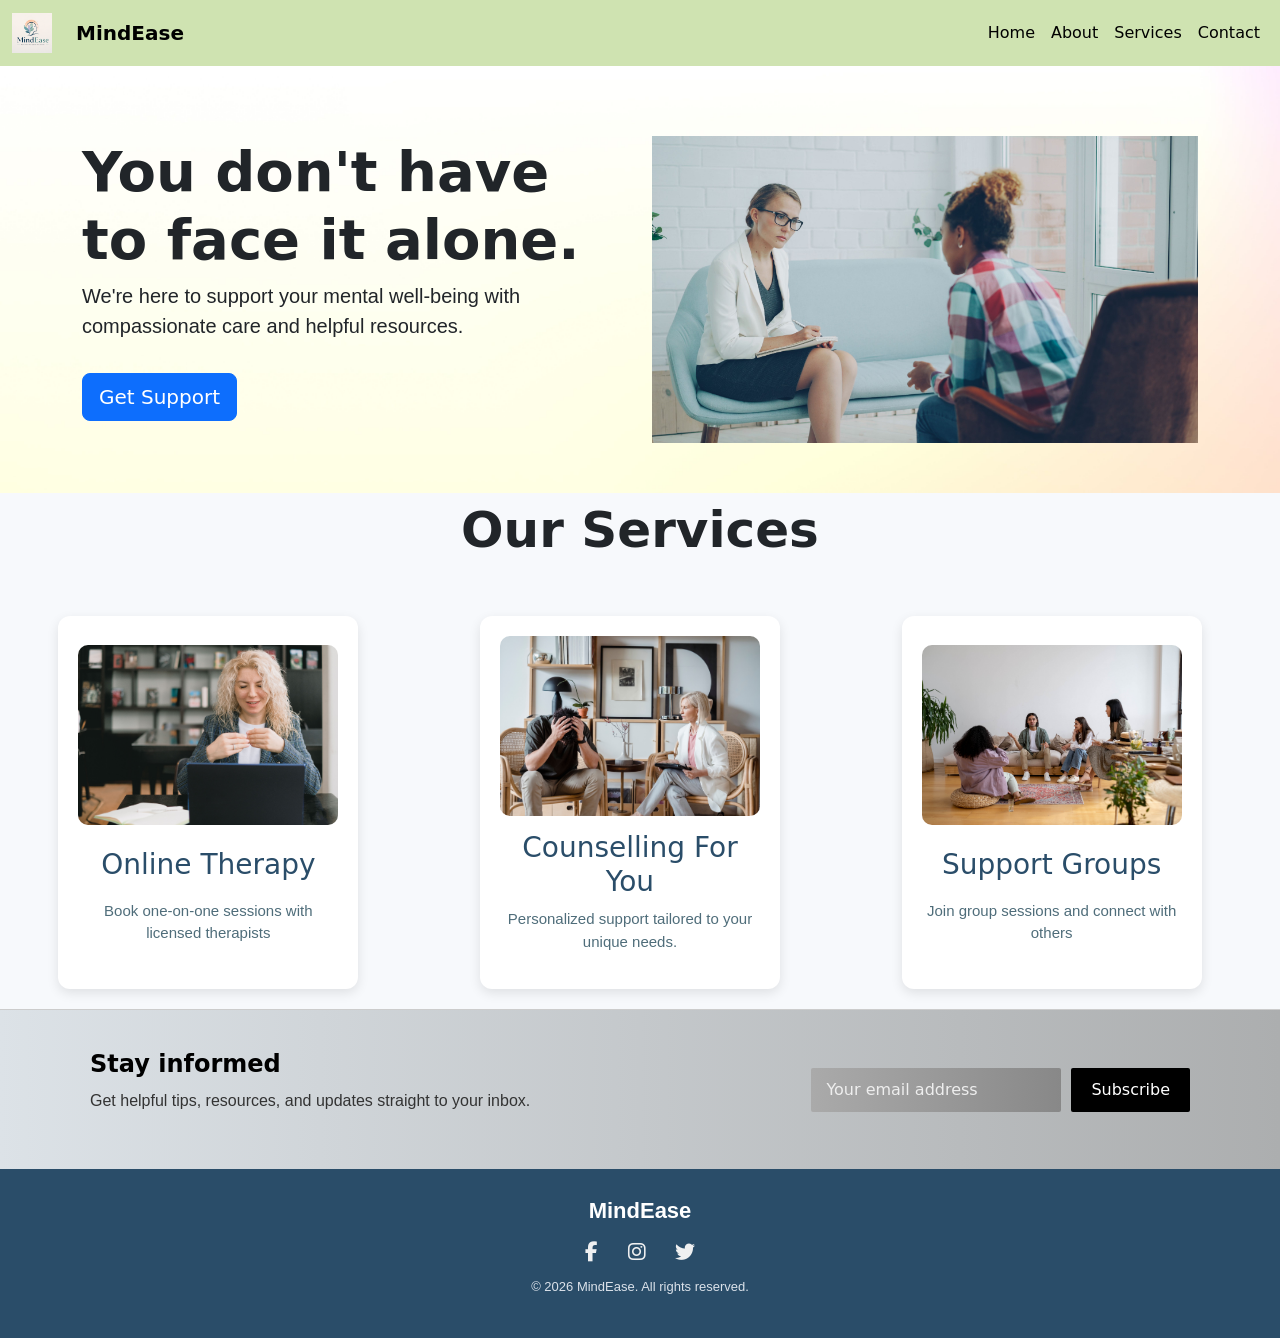
<file: index.html>
<!DOCTYPE html>
<html lang="en">
<head>
    <meta charset="UTF-8">
    <meta name="viewport" content="width=device-width, initial-scale=1.0">
    <link href="https://cdn.jsdelivr.net/npm/bootstrap@5.3.8/dist/css/bootstrap.min.css" rel="stylesheet">
    <link rel="stylesheet" href="https://cdnjs.cloudflare.com/ajax/libs/font-awesome/6.5.0/css/all.min.css">

    <title>Mind Ease</title>
</head>
<body>
    <!--Navigation Bar-->
 <nav class="navbar navbar-expand-lg  custom-navbar">
  <div class="container-fluid">
    <a class="navbar-brand d-flex align-items-center" href="#">
        <link rel="stylesheet" href="assets/css/style.css">
      <img src="assets\images\logomind.png" alt="MindEase Logo" width="40" height="40" class="me-2">
      
    </a>
    
    <a class="navbar-brand" href="#"><strong>MindEase</strong></a>
    <button class="navbar-toggler" type="button" data-bs-toggle="collapse" data-bs-target="#navbarNavAltMarkup" aria-controls="navbarNavAltMarkup" aria-expanded="false" aria-label="Toggle navigation">
      <span class="navbar-toggler-icon"></span>
    </button>
    <div class="collapse navbar-collapse" id="navbarNavAltMarkup">
      <div class="navbar-nav ms-auto">
        <a class="nav-link active" aria-current="page" href="index.html">Home</a>
        <a class="nav-link" href="About.html">About</a>
        <a class="nav-link" href="service.html">Services</a>
        <a class="nav-link" href="contact.html">Contact</a>
      </div>
    </div>
  </div>
</nav>
    <!--Hero Section-->
<section class="hero-section d-flex align-items-center">
  <div class="container">
    <div class="row align-items-center">

      <div class="col-md-6" >
        <h1 class="display-4 fw-bold" style="justify-content: left;" >You don't have to face it alone.</h1>
        <p class="lead" style="justify-content: left;">We're here to support your mental well-being with compassionate care and helpful resources.</p>
      <a href="assets/images/support.html" class="btn btn-primary btn-lg mt-3">Get Support</a>

        
      </div>

      <div class="col-md-6 text-center">
        <img src="assets\images\Hero.jpg" alt="MindEase Hero" class="img-fluid" width="1500" height="1200" style="padding-top: 20px;" style="margin-left:10px">
      </div>

    </div>
  </div>
</section>
<!--Services Section-->
<section class="services-section">
 <div class="services-container1"><strong>Our Services</strong> </div>
 <br>
 <br>
  
  <div class="services-container">

    <div class="service-box">
      <img src="assets/images/online.jpg" alt="Counselling">
      <h3>Online Therapy</h3>
      <p>Book one-on-one sessions with licensed therapists</p>
    </div>

    <div class="service-box">
      <img src="assets/images/pers.jpg" alt="Therapy Sessions">
      <h3>Counselling For You</h3>
      <p>Personalized support tailored to your unique needs.
</p>
    </div>

    <div class="service-box">
      <img src="assets/images/couns.jpg" alt="Self Help">
      <h3>Support Groups</h3>
      <p>Join group sessions and connect with others</p>
    </div>

  </div>
</section>
<!--Subscribe Section-->
<!-- SUBSCRIBE SECTION -->
    <section class="subscribe-section">
        <div class="subscribe-container">
            <div class="subscribe-text">
                <h2><strong>Stay informed</strong></h2>
                <p>Get helpful tips, resources, and updates straight to your inbox.</p>
            </div>

            <form class="subscribe-form" action="subscribe.html" method="GET">
                <input type="email" placeholder="Your email address" required>
                <button type="submit">Subscribe</button>
            </form>
        </div>
    </section>

<!--Footer Section-->
<footer class="footer">
  <p class="footer-title">MindEase</p>

  <div class="footer-social">
    <a href="https://www.facebook.com" class="social-link"><i class="fa-brands fa-facebook-f"></i></a>
    <a href="https://www.instagram.com" class="social-link"><i class="fa-brands fa-instagram"></i></a>
    <a href="https://www.twitter.com" class="social-link"><i class="fa-brands fa-twitter"></i></a>
  </div>

  <p class="footer-copy">© 2026 MindEase. All rights reserved.</p>
</footer>





    <script src="https://cdn.jsdelivr.net/npm/bootstrap@5.3.8/dist/js/bootstrap.bundle.min.js"></script>
</body>
</html>
</file>
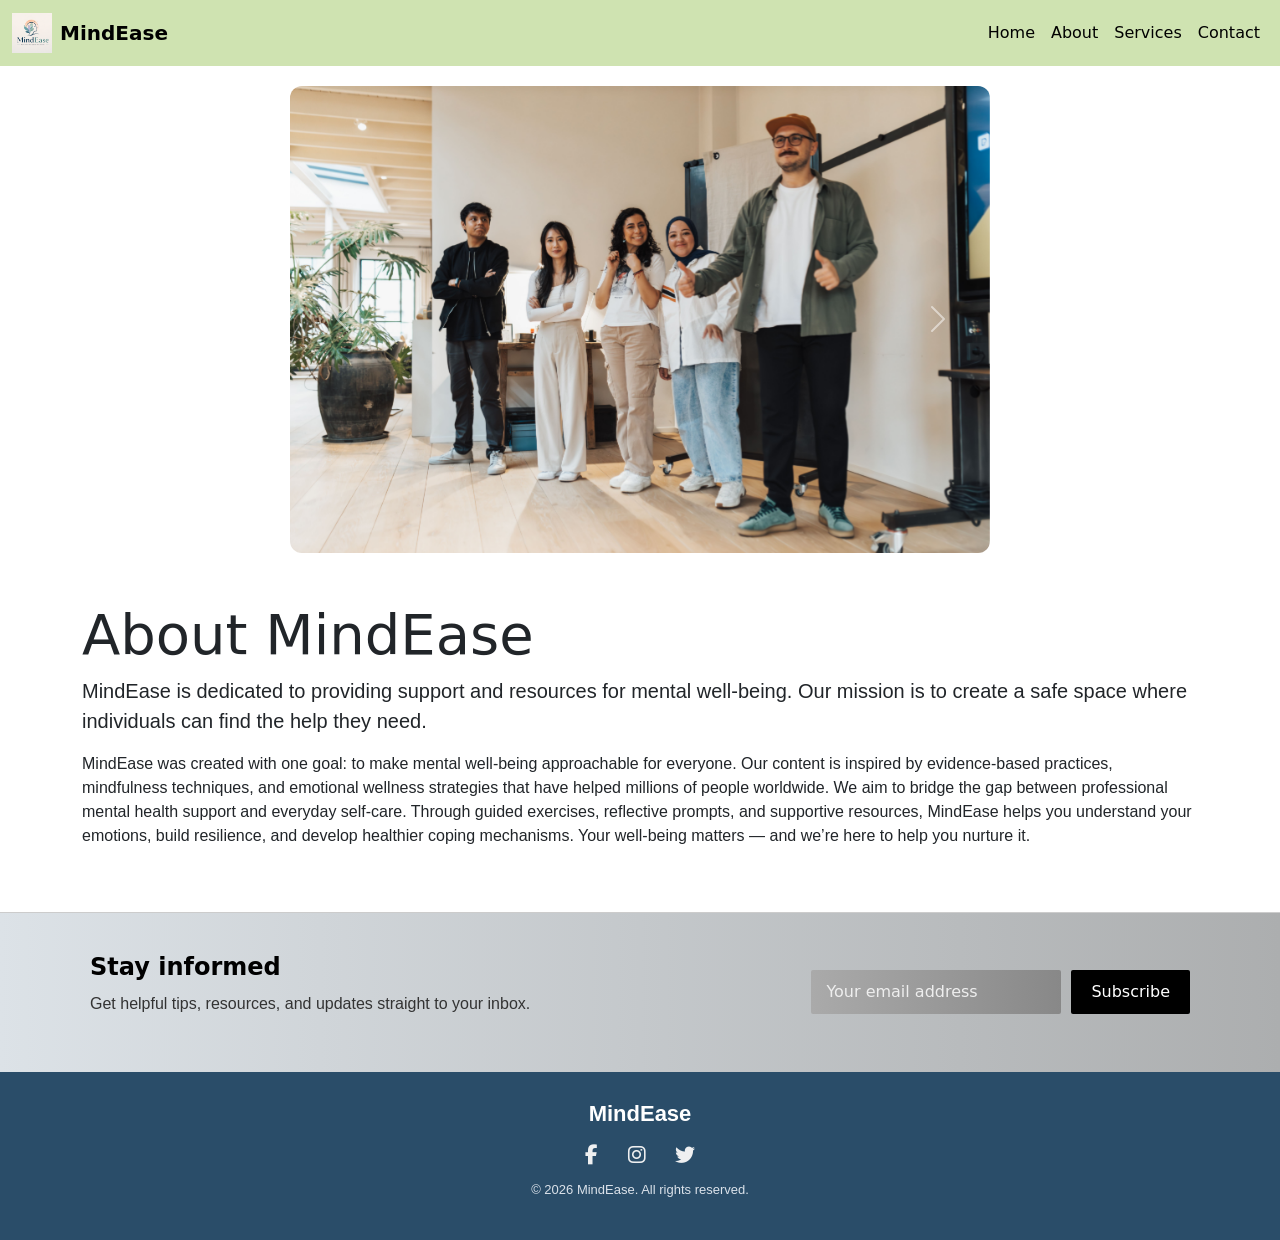
<file: About.html>
<!DOCTYPE html>
<html lang="en">

<head>
    <meta charset="UTF-8">
    <meta name="viewport" content="width=device-width, initial-scale=1.0">

    <!-- Bootstrap -->
    <link href="https://cdn.jsdelivr.net/npm/bootstrap@5.3.8/dist/css/bootstrap.min.css" rel="stylesheet">

    <!-- Font Awesome -->
    <link rel="stylesheet" href="https://cdnjs.cloudflare.com/ajax/libs/font-awesome/6.5.0/css/all.min.css">

    <!-- Your CSS -->
    <link rel="stylesheet" href="assets/css/style.css">

    <title>Mind Ease</title>
</head>

<body>

    <!-- NAVBAR -->
    <nav class="navbar navbar-expand-lg custom-navbar">
        <div class="container-fluid">

            <a class="navbar-brand d-flex align-items-center" href="index.html">
                <img src="assets/images/logomind.png" alt="MindEase Logo" width="40" height="40" class="me-2">
                <strong>MindEase</strong>
            </a>

            <button class="navbar-toggler" type="button" data-bs-toggle="collapse" data-bs-target="#navbarNavAltMarkup">
                <span class="navbar-toggler-icon"></span>
            </button>

            <div class="collapse navbar-collapse" id="navbarNavAltMarkup">
                <div class="navbar-nav ms-auto">
                    <a class="nav-link" href="index.html">Home</a>
                    <a class="nav-link active" href="About.html">About</a>
                    <a class="nav-link" href="service.html">Services</a>
                    <a class="nav-link" href="contact.html">Contact</a>
                </div>
            </div>

        </div>
    </nav>

    <!-- CAROUSEL -->

    <div id="aboutCarousel" class="carousel slide" data-bs-ride="carousel">
        <div class="carousel-inner">

            <div class="carousel-item active">
                <img src="assets/images/car1.jpg" class="d-block w-100" alt="MindEase Image 1">
            </div>

            

            <div class="carousel-item">
                <img src="assets/images/car3.jpg" class="d-block w-100" alt="MindEase Image 3">
            </div>

        </div>
        <!-- ABOUT SECTION -->

        <button class="carousel-control-prev" type="button" data-bs-target="#aboutCarousel" data-bs-slide="prev">
            <span class="carousel-control-prev-icon"></span>
        </button>

        <button class="carousel-control-next" type="button" data-bs-target="#aboutCarousel" data-bs-slide="next">
            <span class="carousel-control-next-icon"></span>
        </button>
    </div>
    <section class="about-section py-5">
        <div class="container">
            <h1 class="display-4 ">About MindEase</h1>
            <p class="lead">MindEase is dedicated to providing support and resources for mental well-being. Our mission
                is to create a safe space where individuals can find the help they need.</p>
            <p>MindEase was created with one goal: to make mental well‑being approachable for everyone.
                Our content is inspired by evidence‑based practices, mindfulness techniques, and emotional wellness
                strategies that have helped millions of people worldwide.

                We aim to bridge the gap between professional mental health support and everyday self‑care. Through
                guided exercises, reflective prompts, and supportive resources, MindEase helps you understand your
                emotions, build resilience, and develop healthier coping mechanisms.

                Your well‑being matters — and we’re here to help you nurture it.</p>
        </div>



    </section>


    <!-- SUBSCRIBE SECTION -->
    <section class="subscribe-section">
        <div class="subscribe-container">
            <div class="subscribe-text">
                <h2><strong>Stay informed</strong></h2>
                <p>Get helpful tips, resources, and updates straight to your inbox.</p>
            </div>

            <form class="subscribe-form" action="subscribe.html" method="GET">
                <input type="email" placeholder="Your email address" required>
                <button type="submit">Subscribe</button>
            </form>
        </div>
    </section>


    <!-- FOOTER -->
    <footer class="footer">
        <p class="footer-title">MindEase</p>

        <div class="footer-social">
            <a href="https://www.facebook.com" class="social-link"><i class="fa-brands fa-facebook-f"></i></a>
            <a href="https://www.instagram.com" class="social-link"><i class="fa-brands fa-instagram"></i></a>
            <a href="https://www.twitter.com" class="social-link"><i class="fa-brands fa-twitter"></i></a>
        </div>

        <p class="footer-copy">© 2026 MindEase. All rights reserved.</p>
    </footer>


    <!-- Bootstrap JS -->
    <script src="https://cdn.jsdelivr.net/npm/bootstrap@5.3.8/dist/js/bootstrap.bundle.min.js"></script>

</body>

</html>
</file>
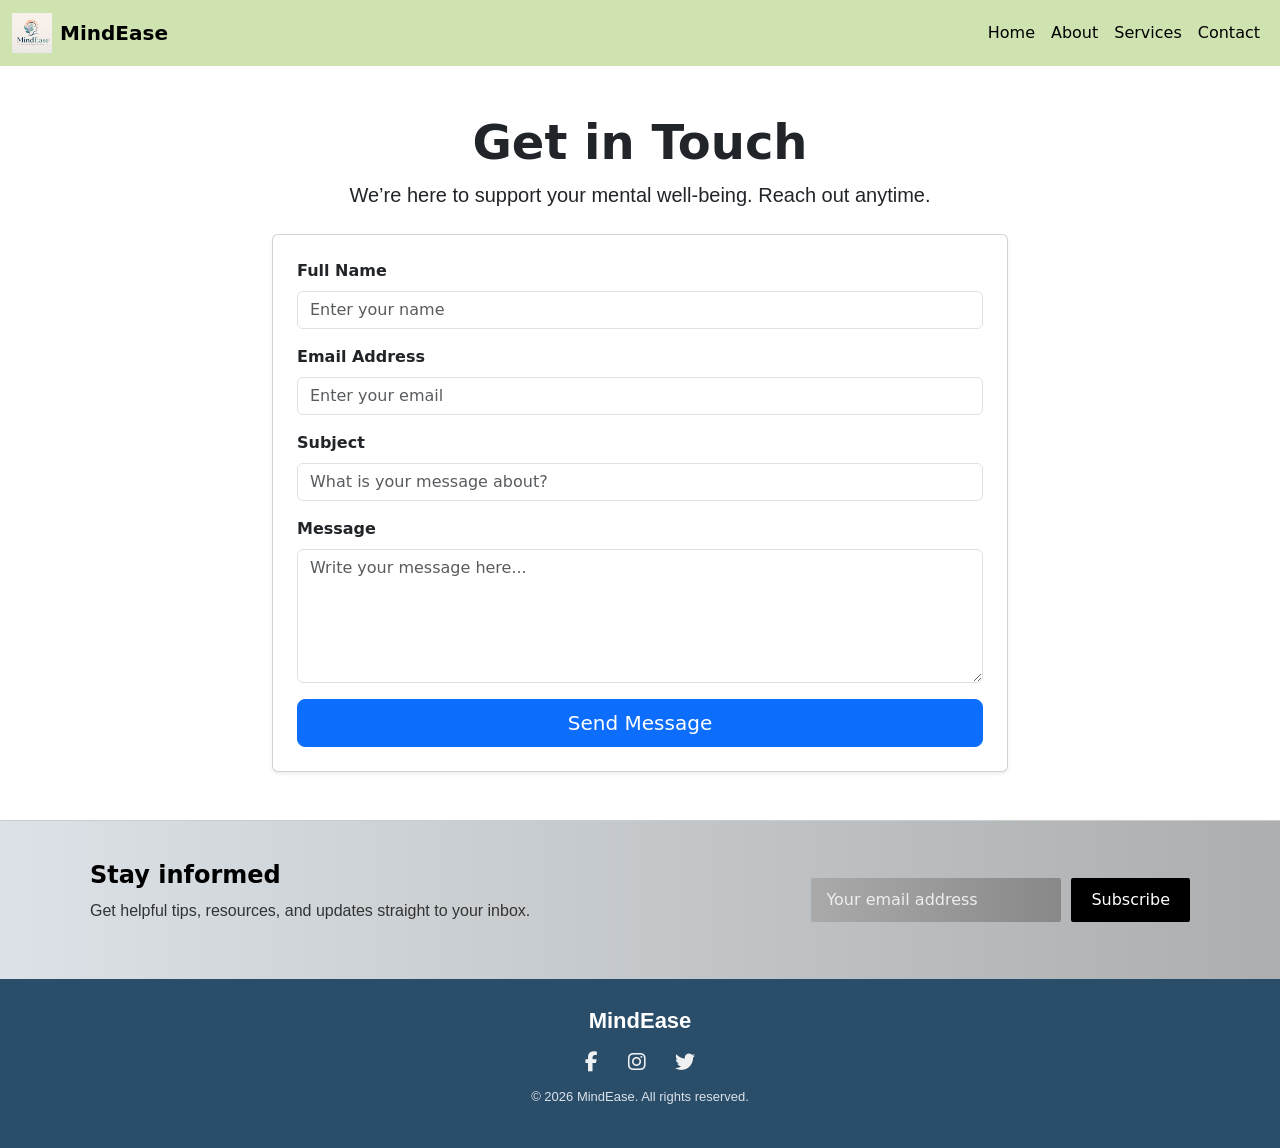
<file: contact.html>
<!DOCTYPE html>
<html lang="en">

<head>
    <meta charset="UTF-8">
    <meta name="viewport" content="width=device-width, initial-scale=1.0">

    <!-- Bootstrap -->
    <link href="https://cdn.jsdelivr.net/npm/bootstrap@5.3.8/dist/css/bootstrap.min.css" rel="stylesheet">

    <!-- Font Awesome -->
    <link rel="stylesheet" href="https://cdnjs.cloudflare.com/ajax/libs/font-awesome/6.5.0/css/all.min.css">

    <!-- Your CSS -->
    <link rel="stylesheet" href="assets/css/style.css">

    <title>MindEase – Contact Us</title>
</head>

<body>

    <!-- NAVBAR -->
    <nav class="navbar navbar-expand-lg custom-navbar">
        <div class="container-fluid">

            <a class="navbar-brand d-flex align-items-center" href="index.html">
                <img src="assets/images/logomind.png" alt="MindEase Logo" width="40" height="40" class="me-2">
                <strong>MindEase</strong>
            </a>

            <button class="navbar-toggler" type="button" data-bs-toggle="collapse" data-bs-target="#navbarNavAltMarkup">
                <span class="navbar-toggler-icon"></span>
            </button>

            <div class="collapse navbar-collapse" id="navbarNavAltMarkup">
                <div class="navbar-nav ms-auto">
                    <a class="nav-link" href="index.html">Home</a>
                    <a class="nav-link" href="About.html">About</a>
                    <a class="nav-link" href="service.html">Services</a>
                    <a class="nav-link active" href="contact.html">Contact</a>
                </div>
            </div>

        </div>
    </nav>


    <!-- CONTACT FORM SECTION -->
    <section class="py-5">
        <div class="container">

            <div class="text-center mb-4">
                <h1 class="display-5 fw-bold">Get in Touch</h1>
                <p class="lead">We’re here to support your mental well-being. Reach out anytime.</p>
            </div>

            <div class="row justify-content-center">
                <div class="col-md-8">

                    <div class="card shadow-sm p-4">
                        <form action="contactsubmit.html" method="GET">

                            <div class="mb-3">
                                <label class="form-label fw-semibold">Full Name</label>
                                <input type="text" class="form-control" placeholder="Enter your name" required>
                            </div>

                            <div class="mb-3">
                                <label class="form-label fw-semibold">Email Address</label>
                                <input type="email" class="form-control" placeholder="Enter your email" required>
                            </div>

                            <div class="mb-3">
                                <label class="form-label fw-semibold">Subject</label>
                                <input type="text" class="form-control" placeholder="What is your message about?"
                                    required>
                            </div>

                            <div class="mb-3">
                                <label class="form-label fw-semibold">Message</label>
                                <textarea class="form-control" rows="5" placeholder="Write your message here..."
                                    required></textarea>
                            </div>

                            <button type="submit" class="btn btn-primary btn-lg w-100">Send Message</button>

                        </form>
                    </div>

                </div>
            </div>

        </div>
    </section>


    <!-- SUBSCRIBE SECTION -->
    <section class="subscribe-section">
        <div class="subscribe-container">
            <div class="subscribe-text">
                <h2><strong>Stay informed</strong></h2>
                <p>Get helpful tips, resources, and updates straight to your inbox.</p>
            </div>

            <form class="subscribe-form" action="subscribe.html" method="GET">
                <input type="email" placeholder="Your email address" required>
                <button type="submit">Subscribe</button>
            </form>
        </div>
    </section>


    <!-- FOOTER -->
    <footer class="footer">
        <p class="footer-title">MindEase</p>

        <div class="footer-social">
            <a href="https://www.facebook.com" class="social-link"><i class="fa-brands fa-facebook-f"></i></a>
            <a href="https://www.instagram.com" class="social-link"><i class="fa-brands fa-instagram"></i></a>
            <a href="https://www.twitter.com" class="social-link"><i class="fa-brands fa-twitter"></i></a>
        </div>

        <p class="footer-copy">© 2026 MindEase. All rights reserved.</p>
    </footer>


    <!-- Bootstrap JS -->
    <script src="https://cdn.jsdelivr.net/npm/bootstrap@5.3.8/dist/js/bootstrap.bundle.min.js"></script>

</body>

</html>
</file>
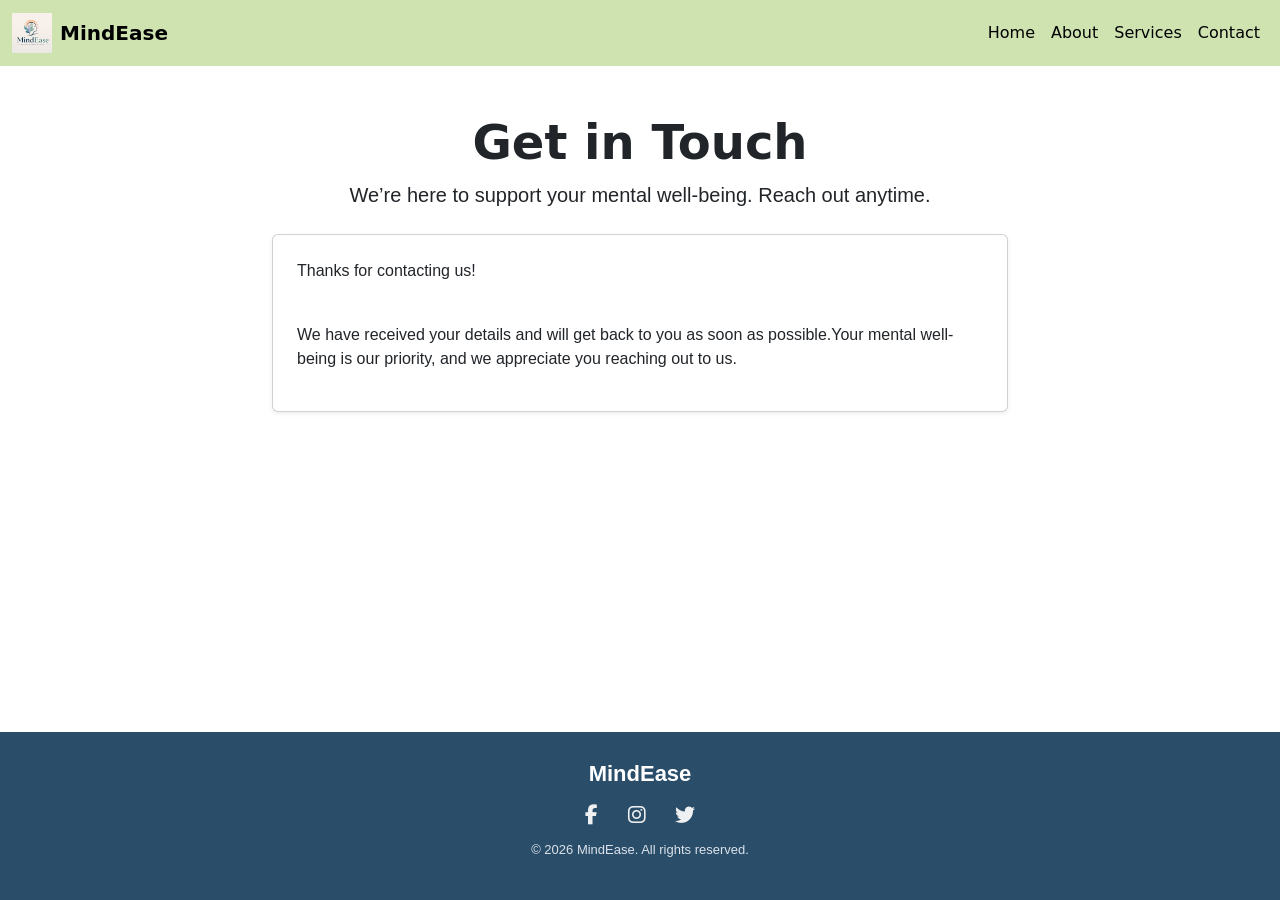
<file: contactsubmit.html>
<!DOCTYPE html>
<html lang="en">

<head>
    <meta charset="UTF-8">
    <meta name="viewport" content="width=device-width, initial-scale=1.0">

    <!-- Bootstrap -->
    <link href="https://cdn.jsdelivr.net/npm/bootstrap@5.3.8/dist/css/bootstrap.min.css" rel="stylesheet">

    <!-- Font Awesome -->
    <link rel="stylesheet" href="https://cdnjs.cloudflare.com/ajax/libs/font-awesome/6.5.0/css/all.min.css">

    <!-- Your CSS -->
    <link rel="stylesheet" href="assets/css/style.css">

    <title>MindEase – Contact Us</title>

    <style>
        html,
        body {
            height: 100%;
        }

        body {
            display: flex;
            flex-direction: column;
        }

        footer {
            margin-top: auto;
        }
    </style>
</head>

<body>

    <!-- NAVBAR -->
    <nav class="navbar navbar-expand-lg navbar-light custom-navbar">
        <div class="container-fluid">

            <a class="navbar-brand d-flex align-items-center" href="index.html">
                <img src="assets/images/logomind.png" alt="MindEase Logo" width="40" height="40" class="me-2">
                <strong>MindEase</strong>
            </a>

            <button class="navbar-toggler" type="button" data-bs-toggle="collapse" data-bs-target="#navbarNavAltMarkup">
                <span class="navbar-toggler-icon"></span>
            </button>

            <div class="collapse navbar-collapse" id="navbarNavAltMarkup">
                <div class="navbar-nav ms-auto">
                    <a class="nav-link" href="index.html">Home</a>
                    <a class="nav-link" href="About.html">About</a>
                    <a class="nav-link" href="service.html">Services</a>
                    <a class="nav-link active" href="contact.html">Contact</a>
                </div>
            </div>

        </div>
    </nav>


    <!-- CONTACT FORM SECTION -->
     <section class="py-5">
        <div class="container">

            <div class="text-center mb-4">
                <h1 class="display-5 fw-bold">Get in Touch</h1>
                <p class="lead">We’re here to support your mental well-being. Reach out anytime.</p>
            </div>

            <div class="row justify-content-center">
                <div class="col-md-8">

                    <div class="card shadow-sm p-4">
                        <form>

    <div>

        <p>Thanks for contacting us!</p>
        <br>
        <p>We have received your details and will get back to you as soon as possible.Your mental well-being is our
            priority, and we appreciate you reaching out to us.</p>
    </div>
</form>
</div>
</div>
</div>
    </div>
</section>
<!-- FOOTER -->
    <footer class="footer">
        <p class="footer-title">MindEase</p>

        <div class="footer-social">
            <a href="https://www.facebook.com" class="social-link"><i class="fa-brands fa-facebook-f"></i></a>
            <a href="https://www.instagram.com" class="social-link"><i class="fa-brands fa-instagram"></i></a>
            <a href="https://www.twitter.com" class="social-link"><i class="fa-brands fa-twitter"></i></a>
        </div>

        <p class="footer-copy">© 2026 MindEase. All rights reserved.</p>
    </footer>


   


    <!-- Bootstrap JS -->
    <script src="https://cdn.jsdelivr.net/npm/bootstrap@5.3.8/dist/js/bootstrap.bundle.min.js"></script>

</body>

</html>
</file>
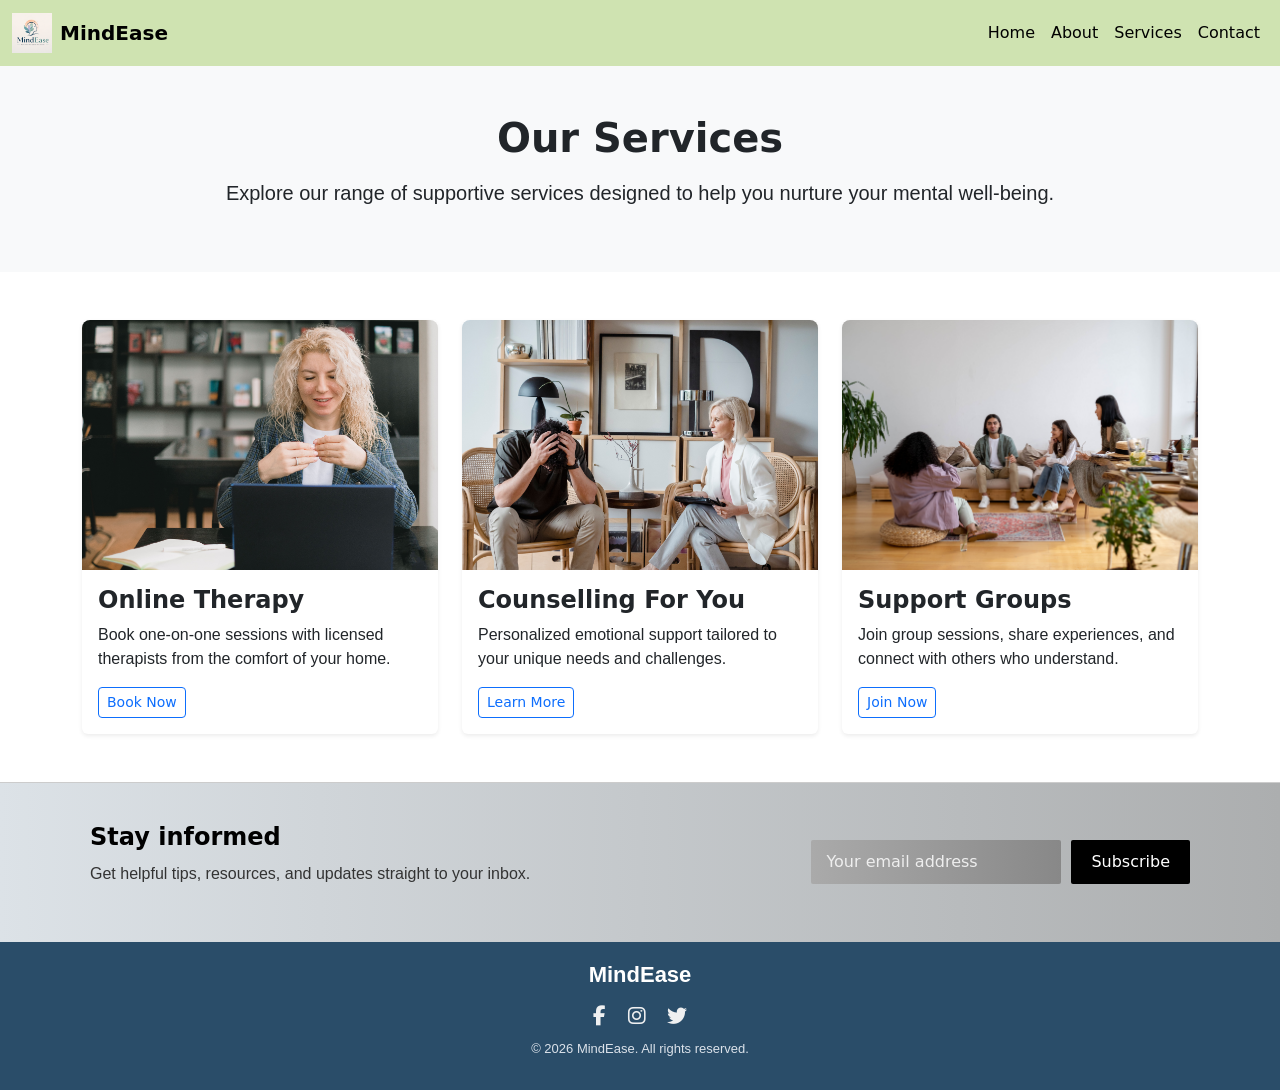
<file: service.html>
<!DOCTYPE html>
<html lang="en">
<head>
  <meta charset="UTF-8">
  <meta name="viewport" content="width=device-width, initial-scale=1.0">

  <!-- Bootstrap -->
  <link href="https://cdn.jsdelivr.net/npm/bootstrap@5.3.8/dist/css/bootstrap.min.css" rel="stylesheet">

  <!-- Font Awesome -->
  <link rel="stylesheet" href="https://cdnjs.cloudflare.com/ajax/libs/font-awesome/6.5.0/css/all.min.css">

  <!-- Your CSS -->
  <link rel="stylesheet" href="assets/css/style.css">

  <title>MindEase – Services</title>

  <style>
    html, body {
      height: 100%;
    }
    body {
      display: flex;
      flex-direction: column;
    }
    footer {
      margin-top: auto;
    }
  </style>
</head>
<body>

<!-- NAVBAR -->
<nav class="navbar navbar-expand-lg navbar-light custom-navbar">
  <div class="container-fluid">
    <a class="navbar-brand d-flex align-items-center" href="index.html">
      <img src="assets/images/logomind.png" alt="MindEase Logo" width="40" height="40" class="me-2">
      <strong>MindEase</strong>
    </a>

    <button class="navbar-toggler" type="button" data-bs-toggle="collapse" data-bs-target="#navbarNavAltMarkup">
      <span class="navbar-toggler-icon"></span>
    </button>

    <div class="collapse navbar-collapse" id="navbarNavAltMarkup">
      <div class="navbar-nav ms-auto">
        <a class="nav-link" href="index.html">Home</a>
        <a class="nav-link" href="About.html">About</a>
        <a class="nav-link active" href="service.html">Services</a>
        <a class="nav-link" href="contact.html">Contact</a>
      </div>
    </div>
  </div>
</nav>

<!-- HERO SECTION -->
<section class="text-center py-5 bg-light">
  <div class="container">
    <h1 class="fw-bold mb-3">Our Services</h1>
    <p class="lead">Explore our range of supportive services designed to help you nurture your mental well-being.</p>
  </div>
</section>

<!-- SERVICES GRID -->
<section class="py-5">
  <div class="container">
    <div class="row g-4">

      <!-- Service 1 -->
      <div class="col-12 col-md-6 col-lg-4">
        <div class="card service-card shadow-sm border-0 h-100">
          <img src="assets/images/online.jpg" class="card-img-top" alt="Online Therapy">
          <div class="card-body">
            <h4 class="fw-semibold mb-2">Online Therapy</h4>
            <p>Book one-on-one sessions with licensed therapists from the comfort of your home.</p>
            <a href="contact.html" class="btn btn-outline-primary btn-sm">Book Now</a>
          </div>
        </div>
      </div>

      <!-- Service 2 -->
      <div class="col-12 col-md-6 col-lg-4">
        <div class="card service-card shadow-sm border-0 h-100">
          <img src="assets/images/pers.jpg" class="card-img-top" alt="Personal Counselling">
          <div class="card-body">
            <h4 class="fw-semibold mb-2">Counselling For You</h4>
            <p>Personalized emotional support tailored to your unique needs and challenges.</p>
            <a href="contact.html" class="btn btn-outline-primary btn-sm">Learn More</a>
          </div>
        </div>
      </div>

      <!-- Service 3 -->
      <div class="col-12 col-md-6 col-lg-4">
        <div class="card service-card shadow-sm border-0 h-100">
          <img src="assets/images/couns.jpg" class="card-img-top" alt="Support Groups">
          <div class="card-body">
            <h4 class="fw-semibold mb-2">Support Groups</h4>
            <p>Join group sessions, share experiences, and connect with others who understand.</p>
            <a href="contact.html" class="btn btn-outline-primary btn-sm">Join Now</a>
          </div>
        </div>
      </div>

    </div>
  </div>
</section>

<!-- SUBSCRIBE SECTION -->
<section class="subscribe-section">
  <div class="subscribe-container">
    <div class="subscribe-text">
      <h2><strong>Stay informed</strong></h2>
      <p>Get helpful tips, resources, and updates straight to your inbox.</p>
    </div>

    <form class="subscribe-form" action="subscribe.html" method="GET">
      <input type="email" name="email" placeholder="Your email address" required>
      <button type="submit">Subscribe</button>
    </form>
  </div>
</section>

<!-- FOOTER -->
<footer class="footer text-center py-3">
  <p class="footer-title fw-bold">MindEase</p>
  <div class="footer-social mb-2">
    <a href="https://www.facebook.com" class="social-link mx-2"><i class="fa-brands fa-facebook-f"></i></a>
    <a href="https://www.instagram.com" class="social-link mx-2"><i class="fa-brands fa-instagram"></i></a>
    <a href="https://www.twitter.com" class="social-link mx-2"><i class="fa-brands fa-twitter"></i></a>
  </div>
  <p class="footer-copy">© 2026 MindEase. All rights reserved.</p>
</footer>

<!-- Bootstrap JS -->
<script src="https://cdn.jsdelivr.net/npm/bootstrap@5.3.8/dist/js/bootstrap.bundle.min.js"></script>

</body>
</html>
</file>
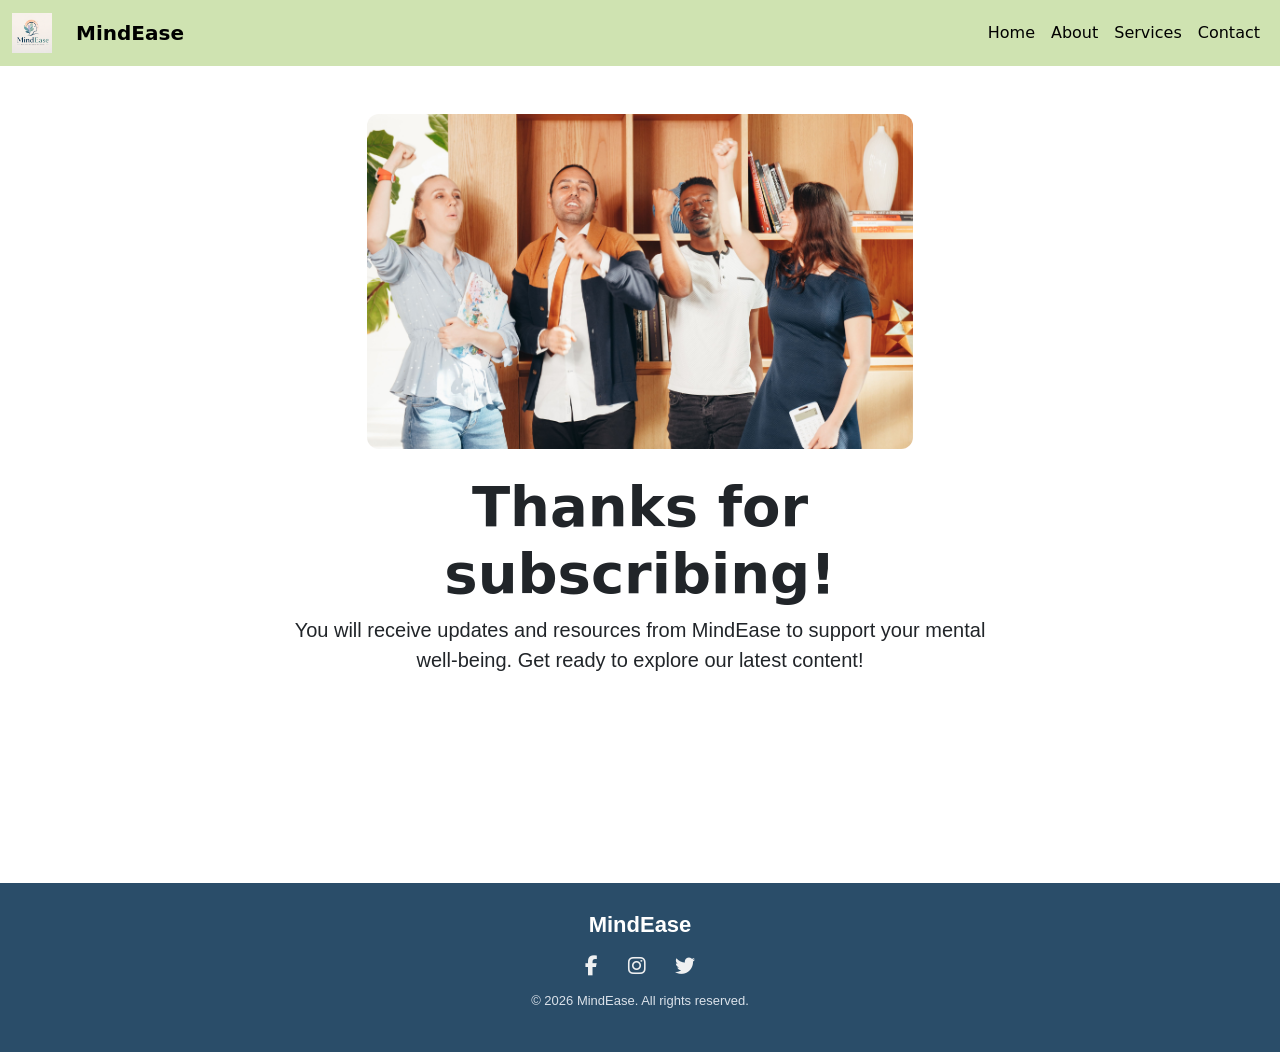
<file: subscribe.html>
<!DOCTYPE html>
<html lang="en">

<head>
    <meta charset="UTF-8">
    <meta name="viewport" content="width=device-width, initial-scale=1.0">
    <link href="https://cdn.jsdelivr.net/npm/bootstrap@5.3.8/dist/css/bootstrap.min.css" rel="stylesheet">
    <link rel="stylesheet" href="https://cdnjs.cloudflare.com/ajax/libs/font-awesome/6.5.0/css/all.min.css">

    <title>Mind Ease</title>
</head>

<body>
    <!--Navigation Bar-->
    <nav class="navbar navbar-expand-lg  custom-navbar">
        <div class="container-fluid">
            <a class="navbar-brand d-flex align-items-center" href="#">
                <link rel="stylesheet" href="assets/css/style.css">
                <img src="assets\images\logomind.png" alt="MindEase Logo" width="40" height="40" class="me-2">

            </a>

            <a class="navbar-brand" href="#"><strong>MindEase</strong></a>
            <button class="navbar-toggler" type="button" data-bs-toggle="collapse" data-bs-target="#navbarNavAltMarkup"
                aria-controls="navbarNavAltMarkup" aria-expanded="false" aria-label="Toggle navigation">
                <span class="navbar-toggler-icon"></span>
            </button>
            <div class="collapse navbar-collapse" id="navbarNavAltMarkup">
                <div class="navbar-nav ms-auto">
                    <a class="nav-link active" aria-current="page" href="index.html">Home</a>
                    <a class="nav-link" href="About.html">About</a>
                    <a class="nav-link" href="Services.html">Services</a>
                    <a class="nav-link" href="Contact.html">Contact</a>
                </div>
            </div>
        </div>
    </nav>
    <!--Hero Section-->
    <section class="py-5 text-center">
        <div class="container">
            <div class="row justify-content-center mb-4">
                <div class="col-12 col-sm-10 col-md-8 col-lg-6">
                    <img src="assets/images/subscribe.jpg"
                         alt="Thank You Image"
                         class="img-fluid w-100 subscribe-thankyou-image">
                </div>
            </div>

            <div class="row justify-content-center">
                <div class="col-12 col-md-10 col-lg-8">
                    <h1 class="display-4 fw-bold">Thanks for subscribing!</h1>

                    <p class="lead">
                        You will receive updates and resources from MindEase to support your mental well-being.
                        Get ready to explore our latest content!
                    </p>
                </div>
            </div>
        </div>
    </section>
<br>
<br>
<br>
<br>
<br>
<br>
<!--Footer Section-->
<footer class="footer">
    <p class="footer-title">MindEase</p>

    <div class="footer-social">
        <a href="https://www.facebook.com" class="social-link"><i class="fa-brands fa-facebook-f"></i></a>
        <a href="https://www.instagram.com" class="social-link"><i class="fa-brands fa-instagram"></i></a>
        <a href="https://www.twitter.com" class="social-link"><i class="fa-brands fa-twitter"></i></a>
    </div>

    <p class="footer-copy">© 2026 MindEase. All rights reserved.</p>
</footer>

    </footer>
    <script src="https://cdn.jsdelivr.net/npm/bootstrap@5.3.8/dist/js/bootstrap.bundle.min.js"></script>
</body>

</html>
</file>
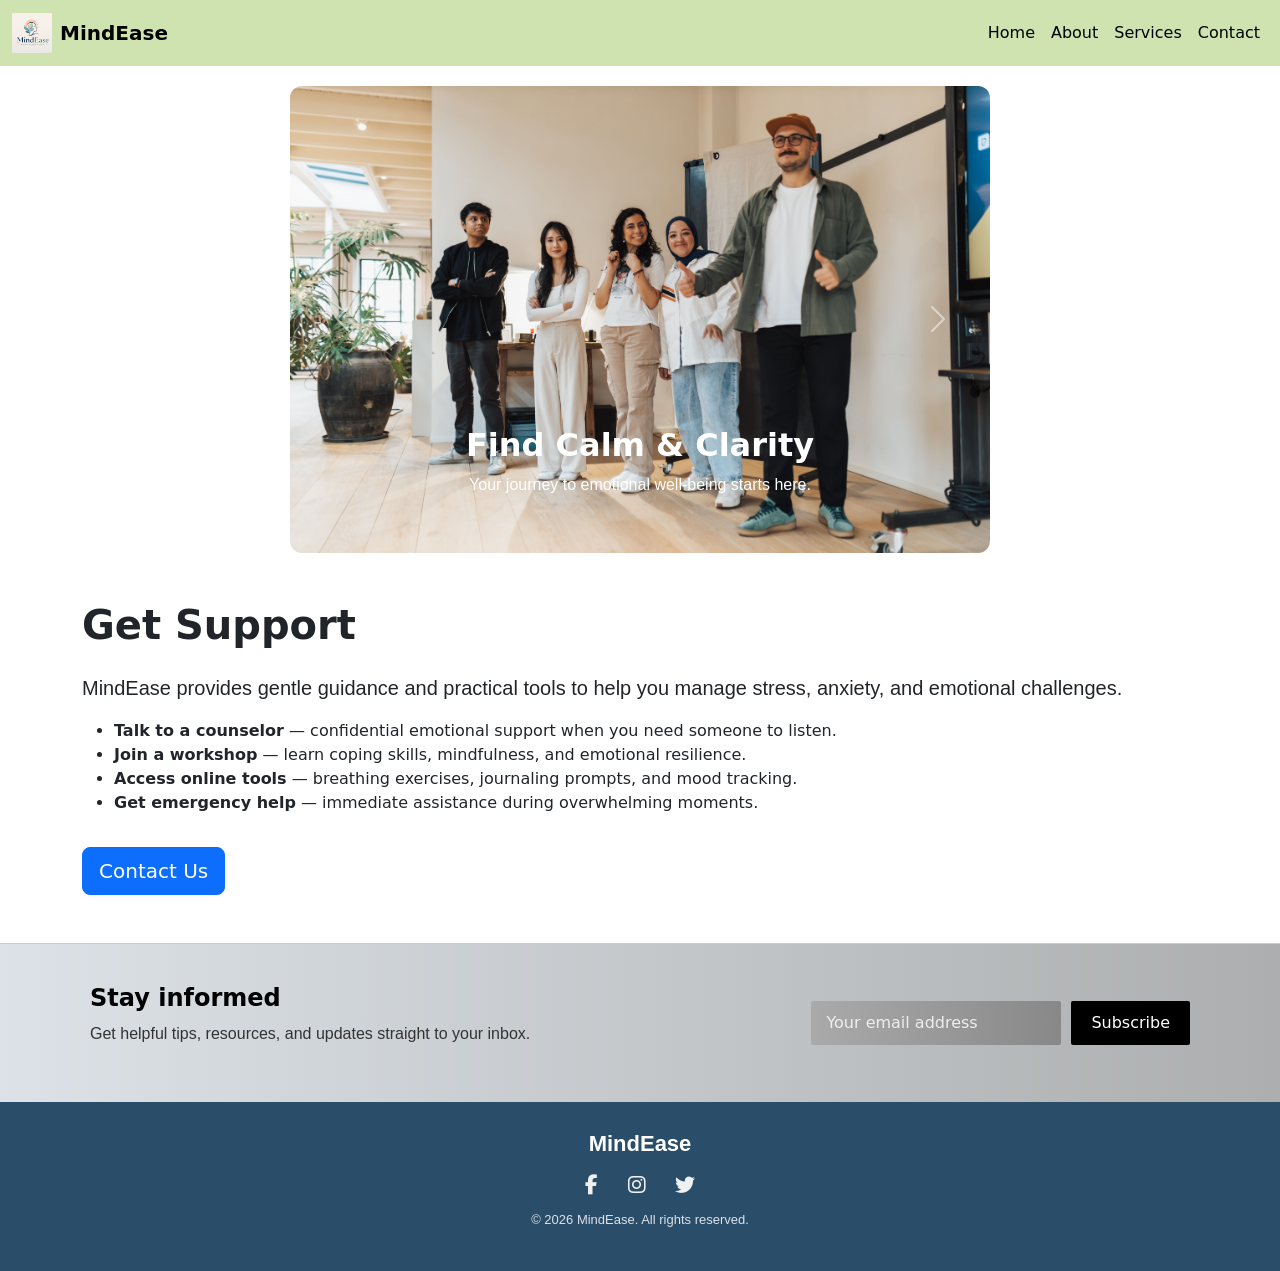
<file: assets/images/support.html>
<!DOCTYPE html>
<html lang="en">
<head>
    <meta charset="UTF-8">
    <meta name="viewport" content="width=device-width, initial-scale=1.0">

    <!-- Bootstrap -->
    <link href="https://cdn.jsdelivr.net/npm/bootstrap@5.3.8/dist/css/bootstrap.min.css" rel="stylesheet">

    <!-- Font Awesome -->
    <link rel="stylesheet" href="https://cdnjs.cloudflare.com/ajax/libs/font-awesome/6.5.0/css/all.min.css">

    <!-- Your CSS -->
    <link rel="stylesheet" href="../css/style.css">

    <title>MindEase – Support</title>
</head>
<body>

<!-- NAVBAR -->
<nav class="navbar navbar-expand-lg navbar-light custom-navbar">
  <div class="container-fluid">

    <a class="navbar-brand d-flex align-items-center" href="../../index.html">
      <img src="logomind.png" alt="MindEase Logo" width="40" height="40" class="me-2">
      <strong>MindEase</strong>
    </a>

    <button class="navbar-toggler" type="button" data-bs-toggle="collapse" data-bs-target="#navbarNavAltMarkup">
      <span class="navbar-toggler-icon"></span>
    </button>

    <div class="collapse navbar-collapse" id="navbarNavAltMarkup">
      <div class="navbar-nav ms-auto">
        <a class="nav-link" href="../../index.html">Home</a>
        <a class="nav-link" href="../../About.html">About</a>
        <a class="nav-link" href="../../service.html">Services</a>
        <a class="nav-link active" href="../../contact.html">Contact</a>
      </div>
    </div>

  </div>
</nav>


<!-- HERO CAROUSEL -->
<div id="heroCarousel" class="carousel slide" data-bs-ride="carousel">
  <div class="carousel-inner">

    <div class="carousel-item active">
      <img src="carsec1.jpg" class="d-block w-100" alt="Hero Image 1">
      <div class="carousel-caption d-none d-md-block">
        <h2 class="fw-bold">Find Calm & Clarity</h2>
        <p>Your journey to emotional well-being starts here.</p>
      </div>
    </div>

    <div class="carousel-item">
      <img src="carsec2.jpg" class="d-block w-100" alt="Hero Image 2">
      <div class="carousel-caption d-none d-md-block">
        <h2 class="fw-bold">Support That Cares</h2>
        <p>We’re here to guide you through life’s challenges.</p>
      </div>
    </div>

    <div class="carousel-item">
      <img src="carsec3.jpg" class="d-block w-100" alt="Hero Image 3">
      <div class="carousel-caption d-none d-md-block">
        <h2 class="fw-bold">Grow & Heal</h2>
        <p>Build resilience with tools designed for your well-being.</p>
      </div>
    </div>

  </div>

  <button class="carousel-control-prev" type="button" data-bs-target="#heroCarousel" data-bs-slide="prev">
    <span class="carousel-control-prev-icon"></span>
  </button>

  <button class="carousel-control-next" type="button" data-bs-target="#heroCarousel" data-bs-slide="next">
    <span class="carousel-control-next-icon"></span>
  </button>
</div>


<!-- GET SUPPORT SECTION -->
<section class="py-5 container">
    <h1 class="fw-bold mb-4">Get Support</h1>
    <p class="lead">MindEase provides gentle guidance and practical tools to help you manage stress, anxiety, and emotional challenges.</p>

    <ul class="mt-3">
        <li><strong>Talk to a counselor</strong> — confidential emotional support when you need someone to listen.</li>
        <li><strong>Join a workshop</strong> — learn coping skills, mindfulness, and emotional resilience.</li>
        <li><strong>Access online tools</strong> — breathing exercises, journaling prompts, and mood tracking.</li>
        <li><strong>Get emergency help</strong> — immediate assistance during overwhelming moments.</li>
    </ul>

    <a href="../../contact.html" class="btn btn-primary btn-lg mt-3">Contact Us</a>
</section>


<!-- SUBSCRIBE SECTION -->
<section class="subscribe-section">
  <div class="subscribe-container">
    <div class="subscribe-text">
      <h2><strong>Stay informed</strong></h2>
      <p>Get helpful tips, resources, and updates straight to your inbox.</p>
    </div>

    <form class="subscribe-form" action="../../subscribe.html" method="GET">
      <input type="email" name="email" placeholder="Your email address" required>
      <button type="submit">Subscribe</button>
    </form>
  </div>
</section>


<!-- FOOTER -->
<footer class="footer">
  <p class="footer-title">MindEase</p>

  <div class="footer-social">
    <a href="https://www.facebook.com" class="social-link"><i class="fa-brands fa-facebook-f"></i></a>
    <a href="https://www.instagram.com" class="social-link"><i class="fa-brands fa-instagram"></i></a>
    <a href="https://www.twitter.com" class="social-link"><i class="fa-brands fa-twitter"></i></a>
  </div>

  <p class="footer-copy">© 2026 MindEase. All rights reserved.</p>
</footer>


<!-- Bootstrap JS -->
<script src="https://cdn.jsdelivr.net/npm/bootstrap@5.3.8/dist/js/bootstrap.bundle.min.js"></script>

</body>
</html>
</file>
<file: assets/css/style.css>
.custom-navbar {
 background-color:rgb(207, 227, 177);
  backdrop-filter: blur(10px); /* your custom background */
}

.custom-navbar .nav-link {
  color: black; /* text color */
}

.custom-navbar .nav-link:hover {
  color: #f16507; /* hover color */
}

.custom-navbar .navbar-brand {
  color: black;
}

.custom-navbar .navbar-toggler {
  border-color: rgba(255, 255, 255, 0.75);
}

.custom-navbar .navbar-toggler:focus {
  box-shadow: 0 0 0 0.15rem rgba(255, 255, 255, 0.3);
}

.custom-navbar .navbar-toggler-icon {
  filter: brightness(0) invert(1);
}

.subscribe-thankyou-image {
  display: block;
  max-width: 100%;
  height: auto;
  border-radius: 12px;
  object-fit: cover;
}

.service-card img {
  width: 100%;
  height: 250px;
  object-fit: cover;
  border-radius: 8px 8px 0 0;
}
.hero-section h1,
.hero-section p {
  text-align: left;
}
.hero-section .col-md-6 {
  text-align: left;
}
.hero-section {
  background-image: url("../images/herob.jpg"); /* your soothing image */
  background-size: cover;
 background-position: top center; /* crops bottom */
  background-repeat: no-repeat;
  

  padding: 50px 0; /* spacing so content breathes */
  position: relative;
}
.services-section {
  padding: 0px 20px;
  text-align: center;
  background-color: #f7f9fc;
  ;
}
.services-container1{
padding-top:20;
padding-bottom:20;
  text-align: center;
  background-color: #f7f9fc;
  font-size: 50px;
}

.services-section h2 {
  font-size: 32px;
  margin-bottom: 10px;
  color: #2a4d69;
}

.services-subtitle {
  font-size: 18px;
  color: #4f6d7a;
  margin-bottom: 40px;
}

/* FLEXBOX CONTAINER */
.services-container {
  display: flex;
  justify-content: center;
  gap: 25px;
  flex-wrap: wrap; /* allows wrapping on small screens */
   display: flex;
  justify-content: space-around; /* equal spacing around each box */
  flex-wrap: wrap;
}

/* FLEXBOX ITEMS -Service Section*/
.service-box {
  width: 300px;
  background: white;
  padding: 20px;
  border-radius: 12px;
  box-shadow: 0px 4px 12px rgba(0,0,0,0.1);
  transition: 0.3s ease;
  display: flex;
  flex-direction: column; /* stack image + text */
  align-items: center;
  justify-content:space-evenly;
  margin-right:20px;
  margin-bottom:20px;
}

.service-box:hover {
  transform: translateY(-6px);
  box-shadow: 0px 6px 18px rgba(0,0,0,0.15);
}

.service-box img {
  width: 100%;
  height: 180px;
  object-fit: cover;
  border-radius: 10px;
  margin-bottom: 15px;
}

.service-box h3 {
  margin-bottom: 10px;
  color: #2a4d69;
}

.service-box p {
  color: #4f6d7a;
  font-size: 15px;
}
/*Subscribe */
.subscribe-section {
  background-color: #fff;
  padding: 40px 20px;
  border-top: 1px solid #ccc;
  
  background: linear-gradient(to right, #dce2e7, #acaeaf);
  

}

.subscribe-container {
  display: flex;
  justify-content: space-between;
  align-items: center;
  flex-wrap: wrap;
  max-width: 1100px;
  margin: 0 auto;
  gap: 20px;
}

.subscribe-text {
  flex: 1;
  min-width: 250px;
}

.subscribe-text h2 {
  font-size: 24px;
  font-weight: 700;
  margin-bottom: 10px;
  color: #000;
}

.subscribe-text p {
  font-size: 16px;
  color: #333;
}

.subscribe-form {
  display: flex;
  gap: 10px;
  flex: 1;
  justify-content: flex-end;
  min-width: 250px;
  flex-wrap: wrap;
}

.subscribe-form input {
  padding: 10px 15px;
  width: 250px;
  max-width: 100%;
  border: none;
  border-radius: 2px;
  background: linear-gradient(to right, #aaa, #888);
  color: #fff;
}

.subscribe-form input::placeholder {
  color: #eee;
}

.subscribe-form button {
  padding: 10px 20px;
  background-color: #000;
  color: #fff;
  border: none;
  border-radius: 2px;
  cursor: pointer;
  transition: 0.3s ease;
}

.subscribe-form a {
  color: inherit;
  text-decoration: none;
}

.subscribe-form button:hover {
  background-color: #333;
}
/* ------------------------------
   FOOTER STYLING*/
   .footer {
  background-color: #2a4d69;
  color: #fff;
  text-align: center;
  padding: 25px 20px;
}

.footer-title {
  font-size: 22px;
  font-weight: 700;
  margin-bottom: 10px;
}

.footer-social {
  margin-bottom: 10px;
}

.social-link {
  color: #eff0f1;
  margin: 0 12px;
  font-size: 20px;
  text-decoration: none;
  transition: 0.3s ease;
}

.social-link:hover {
  color: #fff;
}

.footer-copy {
  font-size: 13px;
  color: #dbe2ea;
}
/*Carousel*/
.carousel {
  position: relative;
  width: 100%;
  max-width: 700px;
  margin: 0 auto;
  overflow: hidden;
  border-radius: 12px;
  margin-top: 20px;
}
p {
  font-family: 'Poppins', sans-serif;
}


.carousel-images {
  display: flex;
  transition: transform 0.5s ease-in-out;
}

.carousel-images img {
  width: 100%;
  flex-shrink: 0;
  border-radius: 12px;
}

.carousel-btn {
  position: absolute;
  top: 50%;
  transform: translateY(-50%);
  background: #2a4d69;
  color: #fff;
  border: none;
  padding: 10px 15px;
  cursor: pointer;
  border-radius: 50%;
}

.prev {
  left: 10px;
}

.next {
  right: 10px;
}



/* ------------------------------
   RESPONSIVE BREAKPOINTS
--------------------------------*/

/* TABLET VIEW (2 columns) */
@media (max-width: 900px) {
  .service-box {
    width: 45%; /* two boxes per row */
  }
}

/* MOBILE VIEW (1 column) */
@media (max-width: 600px) {
  .service-box {
    width: 100%; /* full width */
  }

  .service-box img {
    height: 160px; /* slightly smaller image */
  }

  .service-card img {
    height: 190px;
  }

  .subscribe-container {
    flex-direction: column;
    align-items: stretch;
  }

  .subscribe-form {
    width: 100%;
    justify-content: stretch;
  }

  .subscribe-form input,
  .subscribe-form button {
    width: 100%;
  }

  .footer {
    padding: 20px 16px;
  }
}

@media (min-width: 601px) and (max-width: 991.98px) {
  .subscribe-container {
    flex-direction: column;
    align-items: stretch;
  }

  .subscribe-form {
    width: 100%;
    justify-content: flex-start;
  }

  .subscribe-form input {
    flex: 1;
    width: auto;
  }
}

@media (min-width: 992px) {
  .service-card img {
    height: 250px;
    object-fit: cover;
  }
}

@media (max-width: 991.98px) {
  .service-card img {
    height: 220px;
  }
}


@media (max-width: 575.98px) {
  .service-card img {
    height: 200px;
  }
}
</file>
